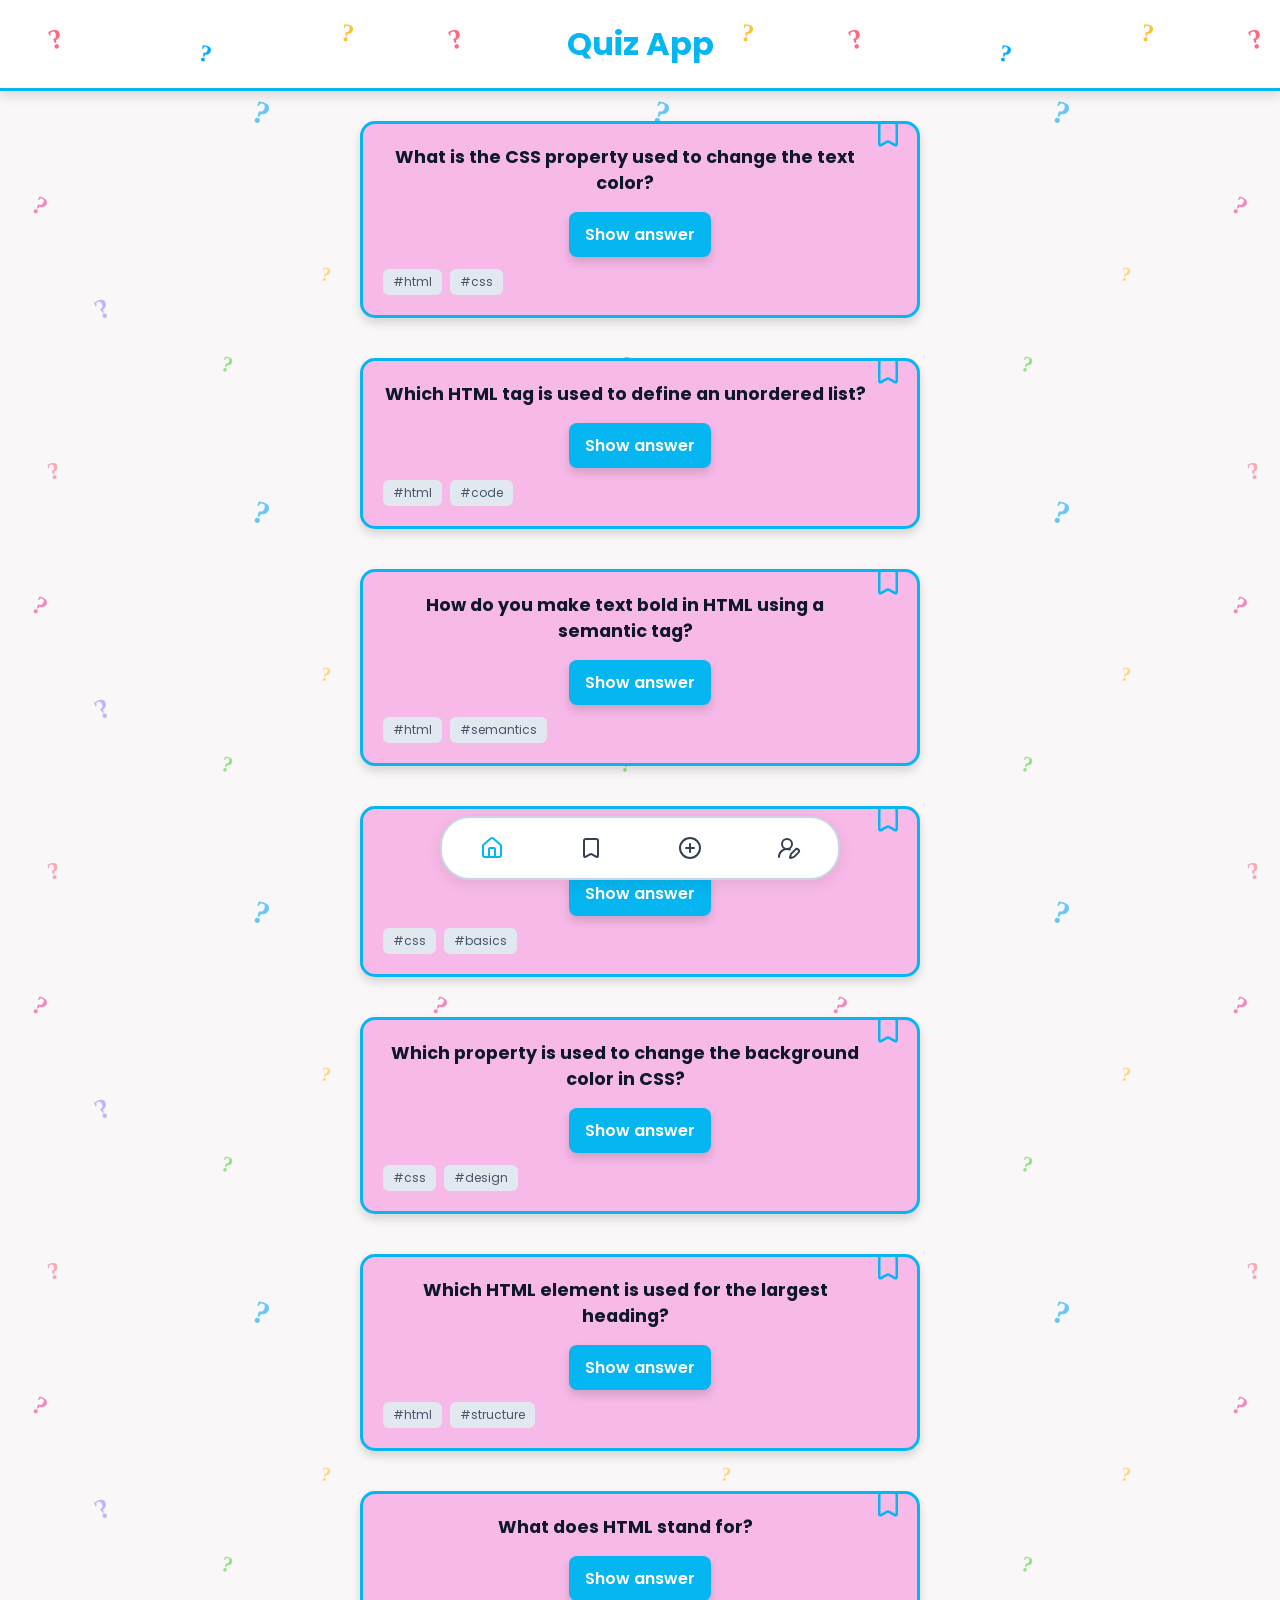
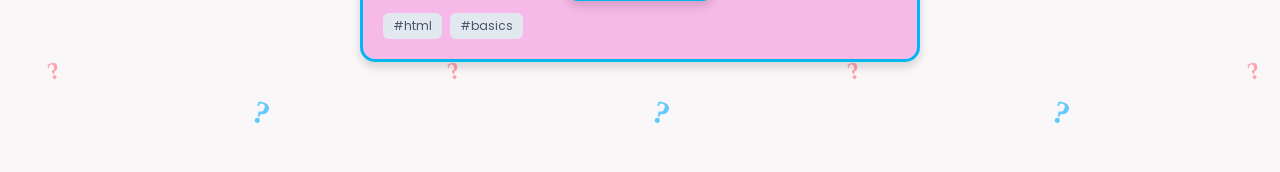
<file: index.html>
<!DOCTYPE html>
<html lang="en">
  <head>
    <meta charset="UTF-8">
    <meta name="viewport" content="width=device-width, initial-scale=1.0">
    <title>Quiz App</title>
    <link rel="stylesheet" href="css/main.css">
  </head>
  <body>
    <header class="header">
      <h1 class="header__title">Quiz App</h1>
    </header> 

    <main class="home">
      <!-- card 1 -->
      <article class="card">
        <button class="card__bookmark-button" data-js="bookmark-button" aria-label="Bookmark">
          <svg xmlns="http://www.w3.org/2000/svg" width="24" height="24" viewBox="0 0 24 24" fill="none" stroke="currentColor" stroke-width="2" stroke-linecap="round" stroke-linejoin="round" class="card__bookmark-icon">
            <path d="M17 3a2 2 0 0 1 2 2v15a1 1 0 0 1-1.496.868l-4.512-2.578a2 2 0 0 0-1.984 0l-4.512 2.578A1 1 0 0 1 5 20V5a2 2 0 0 1 2-2z"/>
          </svg>
        </button>
        <h2 class="card__question">What is the CSS property used to change the text color?</h2> 
        <button class="card__button-answer" data-js="answer-button">Show answer</button>
        <p class="card__answer card__answer--hidden" data-js="answer">color</p>
        <ul class="card__tag-list">
          <li class="card__tag">#html</li>
          <li class="card__tag">#css</li>
        </ul>
      </article> 

      <!-- card 2 -->
      <article class="card">
       <button class="card__bookmark-button" data-js="bookmark-button" aria-label="Bookmark">
          <svg xmlns="http://www.w3.org/2000/svg" width="24" height="24" viewBox="0 0 24 24" fill="none" stroke="currentColor" stroke-width="2" stroke-linecap="round" stroke-linejoin="round" class="card__bookmark-icon">
            <path d="M17 3a2 2 0 0 1 2 2v15a1 1 0 0 1-1.496.868l-4.512-2.578a2 2 0 0 0-1.984 0l-4.512 2.578A1 1 0 0 1 5 20V5a2 2 0 0 1 2-2z"/>
          </svg>
        </button> 
        <h2 class="card__question">Which HTML tag is used to define an unordered list?</h2>
        <button class="card__button-answer" data-js="answer-button">Show answer</button>
        <p class="card__answer card__answer--hidden" data-js="answer">ul</p>
        <ul class="card__tag-list">
          <li class="card__tag">#html</li>
          <li class="card__tag">#code</li>
        </ul>
      </article>

      <!-- card 3 -->
      <article class="card">
        <button class="card__bookmark-button" data-js="bookmark-button" aria-label="Bookmark">
          <svg xmlns="http://www.w3.org/2000/svg" width="24" height="24" viewBox="0 0 24 24" fill="none" stroke="currentColor" stroke-width="2" stroke-linecap="round" stroke-linejoin="round" class="card__bookmark-icon">
            <path d="M17 3a2 2 0 0 1 2 2v15a1 1 0 0 1-1.496.868l-4.512-2.578a2 2 0 0 0-1.984 0l-4.512 2.578A1 1 0 0 1 5 20V5a2 2 0 0 1 2-2z"/>
          </svg>
        </button>
        <h2 class="card__question">How do you make text bold in HTML using a semantic tag?</h2>
        <button class="card__button-answer" data-js="answer-button">Show answer</button>
        <p class="card__answer card__answer--hidden" data-js="answer">strong</p>
        <ul class="card__tag-list">
          <li class="card__tag">#html</li>
          <li class="card__tag">#semantics</li>
        </ul>
      </article>

       <!-- card 4 -->
      <article class="card">
        <button class="card__bookmark-button" data-js="bookmark-button" aria-label="Bookmark">
          <svg xmlns="http://www.w3.org/2000/svg" width="24" height="24" viewBox="0 0 24 24" fill="none" stroke="currentColor" stroke-width="2" stroke-linecap="round" stroke-linejoin="round" class="card__bookmark-icon">
            <path d="M17 3a2 2 0 0 1 2 2v15a1 1 0 0 1-1.496.868l-4.512-2.578a2 2 0 0 0-1.984 0l-4.512 2.578A1 1 0 0 1 5 20V5a2 2 0 0 1 2-2z"/>
          </svg>
        </button>
        <h2 class="card__question">What does CSS stand for?</h2>
        <button class="card__button-answer" data-js="answer-button">Show answer</button>
        <p class="card__answer card__answer--hidden" data-js="answer">Cascading Style Sheets</p>
        <ul class="card__tag-list">
          <li class="card__tag">#css</li>
          <li class="card__tag">#basics</li>
        </ul>
      </article>

        <!-- card 5 -->
      <article class="card">
        <button class="card__bookmark-button" data-js="bookmark-button" aria-label="Bookmark">
          <svg xmlns="http://www.w3.org/2000/svg" width="24" height="24" viewBox="0 0 24 24" fill="none" stroke="currentColor" stroke-width="2" stroke-linecap="round" stroke-linejoin="round" class="card__bookmark-icon">
            <path d="M17 3a2 2 0 0 1 2 2v15a1 1 0 0 1-1.496.868l-4.512-2.578a2 2 0 0 0-1.984 0l-4.512 2.578A1 1 0 0 1 5 20V5a2 2 0 0 1 2-2z"/>
          </svg>
        </button>
        <h2 class="card__question">Which property is used to change the background color in CSS?</h2>
        <button class="card__button-answer" data-js="answer-button">Show answer</button>
        <p class="card__answer card__answer--hidden" data-js="answer">background-color</p> 
        <ul class="card__tag-list">
          <li class="card__tag">#css</li>
          <li class="card__tag">#design</li>
        </ul>
      </article>

      <!-- card 6 -->
      <article class="card">
        <button class="card__bookmark-button" data-js="bookmark-button" aria-label="Bookmark">
          <svg xmlns="http://www.w3.org/2000/svg" width="24" height="24" viewBox="0 0 24 24" fill="none" stroke="currentColor" stroke-width="2" stroke-linecap="round" stroke-linejoin="round" class="card__bookmark-icon">
            <path d="M17 3a2 2 0 0 1 2 2v15a1 1 0 0 1-1.496.868l-4.512-2.578a2 2 0 0 0-1.984 0l-4.512 2.578A1 1 0 0 1 5 20V5a2 2 0 0 1 2-2z"/>
          </svg>
        </button>
        <h2 class="card__question">Which HTML element is used for the largest heading?</h2>
         <button class="card__button-answer" data-js="answer-button">Show answer</button>
        <p class="card__answer card__answer--hidden" data-js="answer">h1</p>
        <ul class="card__tag-list">
          <li class="card__tag">#html</li>
          <li class="card__tag">#structure</li>
        </ul>
      </article>

      <!-- card 7 -->
      <article class="card">
        <button class="card__bookmark-button" data-js="bookmark-button" aria-label="Bookmark">
          <svg xmlns="http://www.w3.org/2000/svg" width="24" height="24" viewBox="0 0 24 24" fill="none" stroke="currentColor" stroke-width="2" stroke-linecap="round" stroke-linejoin="round" class="card__bookmark-icon">
            <path d="M17 3a2 2 0 0 1 2 2v15a1 1 0 0 1-1.496.868l-4.512-2.578a2 2 0 0 0-1.984 0l-4.512 2.578A1 1 0 0 1 5 20V5a2 2 0 0 1 2-2z"/>
          </svg>
        </button>
        <h2 class="card__question">What does HTML stand for?</h2>
        <button class="card__button-answer" data-js="answer-button">Show answer</button>
        <p class="card__answer card__answer--hidden" data-js="answer">HyperText Markup Language</p>
        <ul class="card__tag-list">
          <li class="card__tag">#html</li>
          <li class="card__tag">#basics</li>
        </ul>
      </article>
    </main>
    
    <nav class="navigation">
      <!-- home link -->
      <a class="navigation__link navigation__link--active" href="index.html" aria-label="Home">
        <svg xmlns="http://www.w3.org/2000/svg" width="24" height="24" viewBox="0 0 24 24" fill="none" stroke="currentColor" stroke-width="2" stroke-linecap="round" stroke-linejoin="round" class="navigation__icon">
          <path d="M15 21v-8a1 1 0 0 0-1-1h-4a1 1 0 0 0-1 1v8"/>
          <path d="M3 10a2 2 0 0 1 .709-1.528l7-6a2 2 0 0 1 2.582 0l7 6A2 2 0 0 1 21 10v9a2 2 0 0 1-2 2H5a2 2 0 0 1-2-2z"/>
        </svg>
      </a>

      <!-- bookmarks link -->
      <a class="navigation__link" href="bookmarks.html" aria-label="Bookmarks">
        <svg xmlns="http://www.w3.org/2000/svg" width="24" height="24" viewBox="0 0 24 24" fill="none" stroke="currentColor" stroke-width="2" stroke-linecap="round" stroke-linejoin="round" class="navigation__icon">
          <path d="M17 3a2 2 0 0 1 2 2v15a1 1 0 0 1-1.496.868l-4.512-2.578a2 2 0 0 0-1.984 0l-4.512 2.578A1.1 1 0 0 1 5 20V5a2 2 0 0 1 2-2z"/>
        </svg>
      </a>

      <!-- form link -->
     <a class="navigation__link" href="form.html" aria-label="Add Question">
        <svg xmlns="http://www.w3.org/2000/svg" width="24" height="24" viewBox="0 0 24 24" fill="none" stroke="currentColor" stroke-width="2" stroke-linecap="round" stroke-linejoin="round" class="navigation__icon"><circle cx="12" cy="12" r="10"/><path d="M8 12h8"/><path d="M12 8v8"/>
        </svg>
      </a> 

      <!-- profile link -->
      <a class="navigation__link" href="profile.html" aria-label="Profile">
        <svg xmlns="http://www.w3.org/2000/svg" width="24" height="24" viewBox="0 0 24 24" fill="none" stroke="currentColor" stroke-width="2" stroke-linecap="round" stroke-linejoin="round" class="navigation__icon">
          <path d="M2 21a8 8 0 0 1 10.821-7.487"/>
          <path d="M21.378 16.626a1 1 0 0 0-3.004-3.004l-4.01 4.012a2 2 0 0 0-.506.854l-.837 2.87a.5.5 0 0 0 .62.62l2.87-.837a2 2 0 0 0 .854-.506z"/>
          <circle cx="10" cy="8" r="5"/>
        </svg>
      </a>
    </nav>
    <script src="./js/global.js" defer></script>
  </body>
</html>
</file>
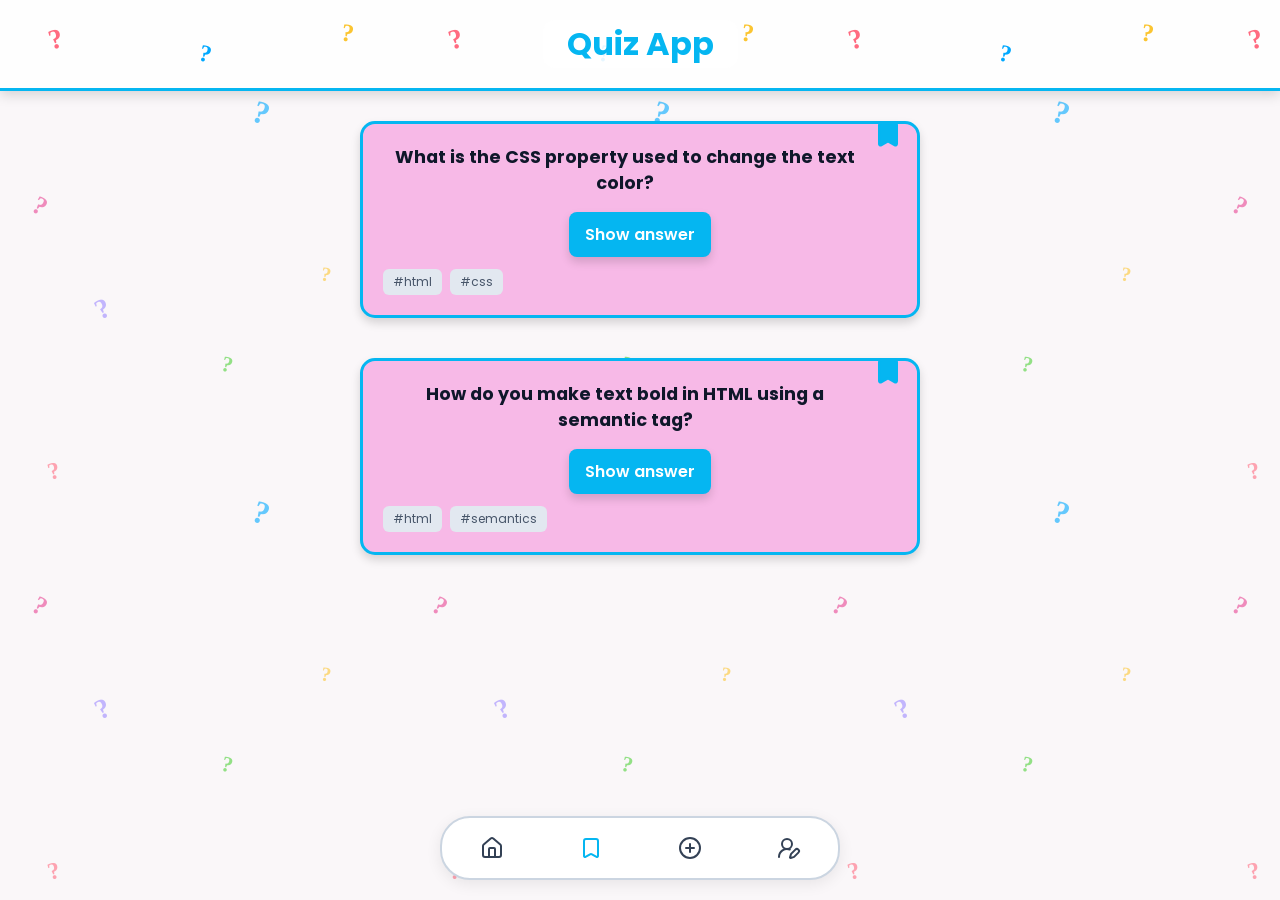
<file: bookmarks.html>
<!DOCTYPE html>
<html lang="en">
  <head>
    <meta charset="UTF-8">
    <meta name="viewport" content="width=device-width, initial-scale=1.0">
    <title>Quiz App - Bookmarks</title>
    <link rel="stylesheet" href="css/main.css">
  </head>
  <body>
    <header class="header">
      <h1 class="header__title">Quiz App</h1>
    </header>  

    <main class="home">
      <!-- bookmarked card 1 -->
      <article class="card">
        <button class="card__bookmark-button card__bookmark-button--active" data-js="bookmark-button" aria-label="Remove Bookmark">
          <svg xmlns="http://www.w3.org/2000/svg" width="24" height="24" viewBox="0 0 24 24" fill="none" stroke="currentColor" stroke-width="2" stroke-linecap="round" stroke-linejoin="round" class="card__bookmark-icon">
            <path d="M17 3a2 2 0 0 1 2 2v15a1 1 0 0 1-1.496.868l-4.512-2.578a2 2 0 0 0-1.984 0l-4.512 2.578A1 1 0 0 1 5 20V5a2 2 0 0 1 2-2z"/>
          </svg>
        </button>
        <h2 class="card__question">What is the CSS property used to change the text color?</h2>
        <button class="card__button-answer" data-js="answer-button">Show answer</button>
        <p class="card__answer card__answer--hidden" data-js="answer">color</p>
        <ul class="card__tag-list">
          <li class="card__tag">#html</li>
          <li class="card__tag">#css</li>
        </ul>
      </article>

      <!-- bookmarked card 2 -->
      <article class="card">
        <button class="card__bookmark-button card__bookmark-button--active" data-js="bookmark-button" aria-label="Remove Bookmark">
          <svg xmlns="http://www.w3.org/2000/svg" width="24" height="24" viewBox="0 0 24 24" fill="none" stroke="currentColor" stroke-width="2" stroke-linecap="round" stroke-linejoin="round" class="card__bookmark-icon">
            <path d="M17 3a2 2 0 0 1 2 2v15a1 1 0 0 1-1.496.868l-4.512-2.578a2 2 0 0 0-1.984 0l-4.512 2.578A1 1 0 0 1 5 20V5a2 2 0 0 1 2-2z"/>
          </svg>
        </button>
        <h2 class="card__question">How do you make text bold in HTML using a semantic tag?</h2>
        <button class="card__button-answer" data-js="answer-button">Show answer</button>
        <p class="card__answer card__answer--hidden" data-js="answer">strong</p> 
        <ul class="card__tag-list">
          <li class="card__tag">#html</li>
          <li class="card__tag">#semantics</li>
        </ul>
      </article>
    </main>
    
    <!-- Navigation Footer -->
    <nav class="navigation">
      <!-- home link -->
      <a class="navigation__link" href="index.html" aria-label="Home">
        <svg xmlns="http://www.w3.org/2000/svg" width="24" height="24" viewBox="0 0 24 24" fill="none" stroke="currentColor" stroke-width="2" stroke-linecap="round" stroke-linejoin="round" class="navigation__icon">
          <path d="M15 21v-8a1 1 0 0 0-1-1h-4a1 1 0 0 0-1 1v8"/>
          <path d="M3 10a2 2 0 0 1 .709-1.528l7-6a2 2 0 0 1 2.582 0l7 6A2 2 0 0 1 21 10v9a2 2 0 0 1-2 2H5a2 2 0 0 1-2-2z"/>
        </svg>
      </a>

      <!-- bookmarks link -->
      <a class="navigation__link navigation__link--active" href="bookmarks.html" aria-label="Bookmarks">
        <svg xmlns="http://www.w3.org/2000/svg" width="24" height="24" viewBox="0 0 24 24" fill="none" stroke="currentColor" stroke-width="2" stroke-linecap="round" stroke-linejoin="round" class="navigation__icon">
          <path d="M17 3a2 2 0 0 1 2 2v15a1 1 0 0 1-1.496.868l-4.512-2.578a2 2 0 0 0-1.984 0l-4.512 2.578A1 1 0 0 1 5 20V5a2 2 0 0 1 2-2z"/>
        </svg>
      </a>

     <!-- form link -->
     <a class="navigation__link" href="form.html" aria-label="Add Question">
        <svg xmlns="http://www.w3.org/2000/svg" width="24" height="24" viewBox="0 0 24 24" fill="none" stroke="currentColor" stroke-width="2" stroke-linecap="round" stroke-linejoin="round" class="navigation__icon"><circle cx="12" cy="12" r="10"/><path d="M8 12h8"/><path d="M12 8v8"/>
        </svg>
      </a> 

      <!-- profile link -->
      <a class="navigation__link" href="profile.html" aria-label="Profile">
        <svg xmlns="http://www.w3.org/2000/svg" width="24" height="24" viewBox="0 0 24 24" fill="none" stroke="currentColor" stroke-width="2" stroke-linecap="round" stroke-linejoin="round" class="navigation__icon">
          <path d="M2 21a8 8 0 0 1 10.821-7.487"/>
          <path d="M21.378 16.626a1 1 0 0 0-3.004-3.004l-4.01 4.012a2 2 0 0 0-.506.854l-.837 2.87a.5.5 0 0 0 .62.62l2.87-.837a2 2 0 0 0 .854-.506z"/>
          <circle cx="10" cy="8" r="5"/>
        </svg>
      </a>
    </nav>
    <script src="./js/global.js" defer></script>
  </body>
</html>
</file>
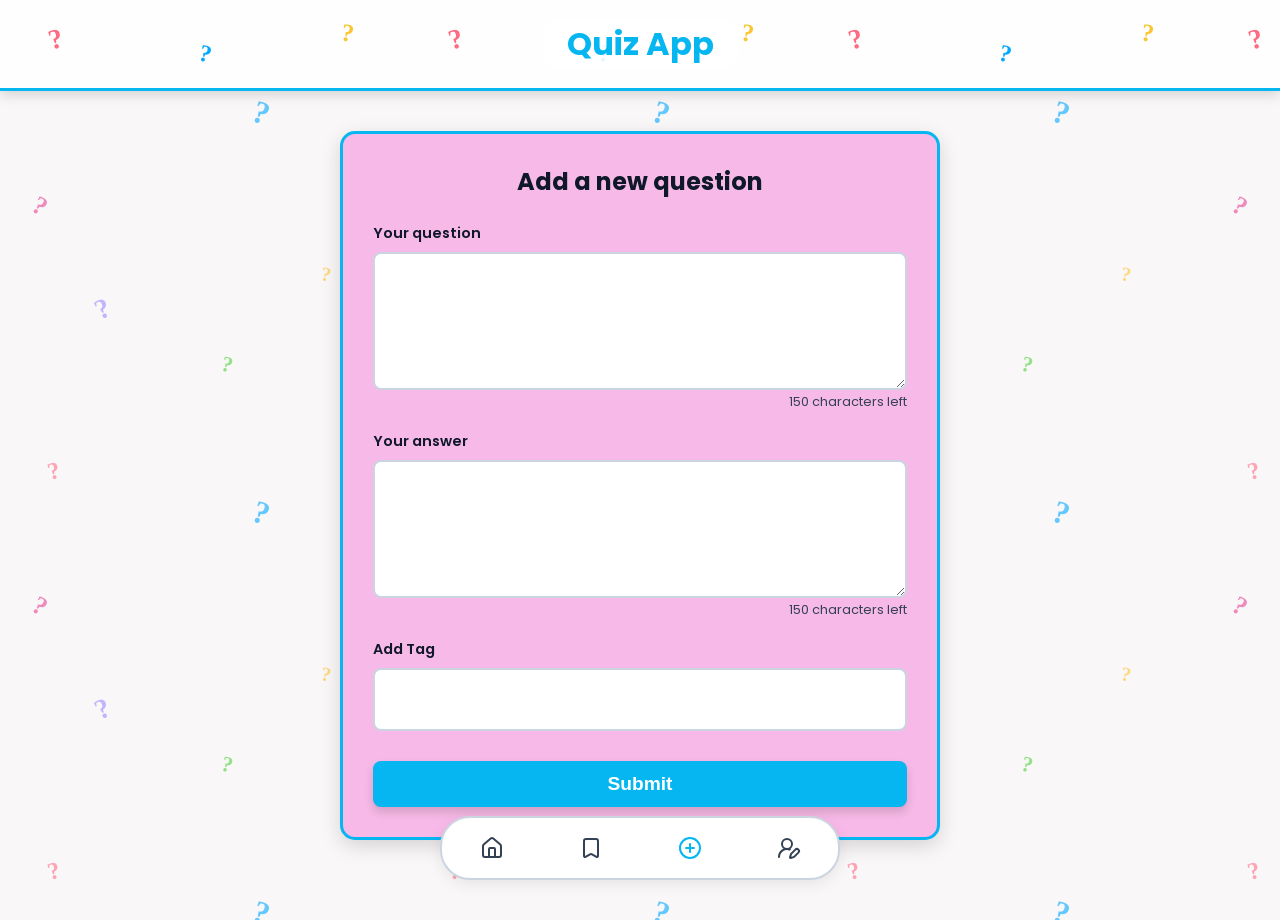
<file: form.html>
<!DOCTYPE html>
<html lang="en">
  <head>
    <meta charset="UTF-8">
    <meta name="viewport" content="width=device-width, initial-scale=1.0">
    <title>Quiz App - Add Question</title>
    <link rel="stylesheet" href="css/main.css">
  </head>
  <body>
    <header class="header">
      <h1 class="header__title">Quiz App</h1>
    </header>

    <main class="form-container">
      <h2>Add a new question</h2>
      
      <form class="form" data-js="form">
        <!-- question -->
        <div class="form__field">
          <label for="question" class="form__label">Your question</label>
          <textarea id="question" name="question" rows="4" maxlength="150" data-js="question-input" required></textarea>
          <span class="form__character-info" data-js="question-counter">150 characters left HTML</span>
        </div>

        <!-- answer -->
        <div class="form__field">
          <label for="answer" class="form__label">Your answer</label>
          <textarea id="answer" name="answer" rows="4" maxlength="150" data-js="answer-input" required></textarea>
          <span class="form__character-info" data-js="answer-counter">150 characters left</span>
        </div>

        <!-- tag -->
        <div class="form__field">
          <label for="tag" class="form__label">Add Tag</label>
          <input type="text" id="tag" name="tag" required>
        </div>

        <!-- submit button -->
        <button type="submit" class="form__button">Submit</button>
      </form>
    </main>

    <!-- Navigation Footer -->
    <nav class="navigation">
      <!-- home link -->
      <a class="navigation__link" href="index.html" aria-label="Home">
        <svg xmlns="http://www.w3.org/2000/svg" width="24" height="24" viewBox="0 0 24 24" fill="none" stroke="currentColor" stroke-width="2" stroke-linecap="round" stroke-linejoin="round" class="navigation__icon">
          <path d="M15 21v-8a1 1 0 0 0-1-1h-4a1 1 0 0 0-1 1v8"/>
          <path d="M3 10a2 2 0 0 1 .709-1.528l7-6a2 2 0 0 1 2.582 0l7 6A2 2 0 0 1 21 10v9a2 2 0 0 1-2 2H5a2 2 0 0 1-2-2z"/>
        </svg>
      </a>

      <!-- bookmarks link -->
      <a class="navigation__link" href="bookmarks.html" aria-label="Bookmarks">
        <svg xmlns="http://www.w3.org/2000/svg" width="24" height="24" viewBox="0 0 24 24" fill="none" stroke="currentColor" stroke-width="2" stroke-linecap="round" stroke-linejoin="round" class="navigation__icon">
          <path d="M17 3a2 2 0 0 1 2 2v15a1 1 0 0 1-1.496.868l-4.512-2.578a2 2 0 0 0-1.984 0l-4.512 2.578A1 1 0 0 1 5 20V5a2 2 0 0 1 2-2z"/>
        </svg>
      </a>

      <!-- form link -->
     <a class="navigation__link navigation__link--active" href="form.html" aria-label="Add Question">
        <svg xmlns="http://www.w3.org/2000/svg" width="24" height="24" viewBox="0 0 24 24" fill="none" stroke="currentColor" stroke-width="2" stroke-linecap="round" stroke-linejoin="round" class="navigation__icon"><circle cx="12" cy="12" r="10"/><path d="M8 12h8"/><path d="M12 8v8"/>
        </svg>
      </a> 

      <!-- profile link -->
      <a class="navigation__link" href="profile.html" aria-label="Profile">
        <svg xmlns="http://www.w3.org/2000/svg" width="24" height="24" viewBox="0 0 24 24" fill="none" stroke="currentColor" stroke-width="2" stroke-linecap="round" stroke-linejoin="round" class="navigation__icon">
          <path d="M2 21a8 8 0 0 1 10.821-7.487"/>
          <path d="M21.378 16.626a1 1 0 0 0-3.004-3.004l-4.01 4.012a2 2 0 0 0-.506.854l-.837 2.87a.5.5 0 0 0 .62.62l2.87-.837a2 2 0 0 0 .854-.506z"/>
          <circle cx="10" cy="8" r="5"/>
        </svg>
      </a>
    </nav>
    <script src="./js/global.js" defer></script>
    <script src="./js/form.js" defer></script>
  </body>
</html>
</file>
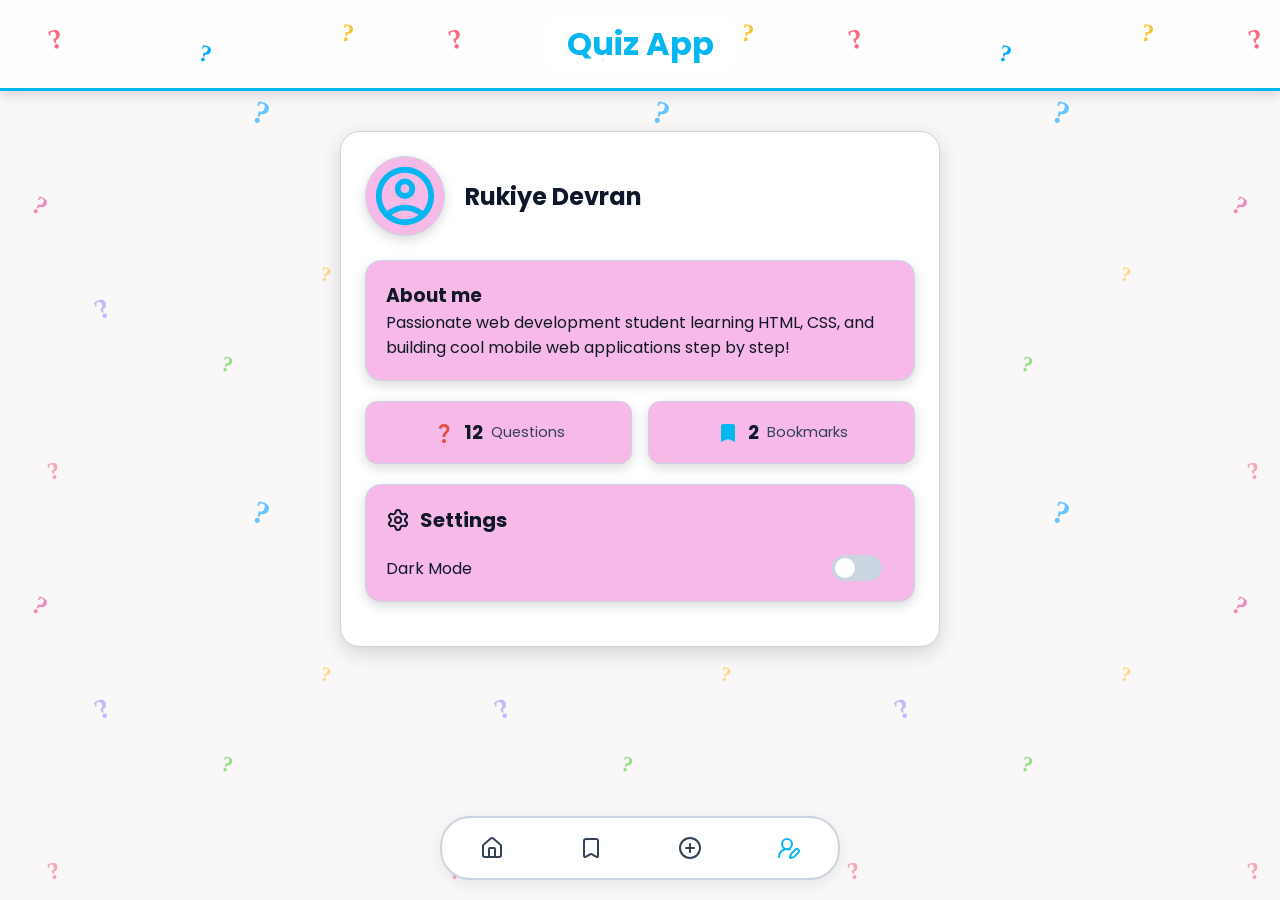
<file: profile.html>
<!DOCTYPE html>
<html lang="en">
  <head>
    <meta charset="UTF-8">
    <meta name="viewport" content="width=device-width, initial-scale=1.0">
    <title>Quiz App - Profile</title>
    <link rel="stylesheet" href="css/main.css">
  </head>
  <body>
    <header class="header">
      <h1 class="header__title">Quiz App</h1>
    </header> 

    <main class="profile">
      <section class="profile__header">
        <!-- profile avatar icon -->
        <svg class="profile__avatar" xmlns="http://www.w3.org/2000/svg" height="24px" viewBox="0 -960 960 960" width="24px">
          <path d="M234-276q51-39 114-61.5T480-360q69 0 132 22.5T726-276q35-41 54.5-93T800-480q0-133-93.5-226.5T480-800q-133 0-226.5 93.5T160-480q0 59 19.5 111t54.5 93Zm146.5-204.5Q340-521 340-580t40.5-99.5Q421-720 480-720t99.5 40.5Q620-639 620-580t-40.5 99.5Q539-440 480-440t-99.5-40.5ZM480-80q-83 0-156-31.5T197-197q-54-54-85.5-127T80-480q0-83 31.5-156T197-763q54-54 127-85.5T480-880q83 0 156 31.5T763-763q54 54 85.5 127T880-480q0 83-31.5 156T763-197q-54 54-127 85.5T480-80Zm100-95.5q47-15.5 86-44.5-39-29-86-44.5T480-280q-53 0-100 15.5T294-220q39 29 86 44.5T480-160q53 0 100-15.5ZM523-537q17-17 17-43t-17-43q-17-17-43-17t-43 17q-17 17-17 43t17 43q17 17 43 17t43-17Zm-43-43Zm0 360Z"/>
        </svg>
        <h2 class="profile__name">Rukiye Devran</h2>
      </section>

      <section class="profile__about">
        <h3>About me</h3>
        <p>Passionate web development student learning HTML, CSS, and building cool mobile web applications step by step!</p>
      </section>

      <section class="profile__counters">
        <div class="counter-box">
          <!-- question icon -->
          <svg class="counter-box__svg counter-box__svg--question" xmlns="http://www.w3.org/2000/svg" height="24px" viewBox="0 -960 960 960" width="24px">
            <path d="M424-320q0-81 14.5-116.5T500-514q41-36 62.5-62.5T584-637q0-41-27.5-68T480-732q-51 0-77.5 31T365-638l-103-44q21-64 77-111t141-47q105 0 161.5 58.5T698-641q0 50-21.5 85.5T609-475q-49 47-59.5 71.5T539-320H424Zm56 240q-33 0-56.5-23.5T400-160q0-33 23.5-56.5T480-240q33 0 56.5 23.5T560-160q0 33-23.5 56.5T480-80Z"/>
          </svg>
          <span class="counter-box__number">12</span>
          <span class="counter-box__label">Questions</span>
        </div>
        <div class="counter-box">
          <!-- bookmark icon -->
          <svg class="counter-box__svg counter-box__svg--bookmark" xmlns="http://www.w3.org/2000/svg" height="24px" viewBox="0 -960 960 960" width="24px">
            <path d="M200-120v-640q0-33 23.5-56.5T280-840h400q33 0 56.5 23.5T760-760v640L480-240 200-120Z"/>
          </svg>
          <span class="counter-box__number">2</span>
          <span class="counter-box__label">Bookmarks</span>
        </div>
      </section>
       <!-- settings -->
      <section class="profile__settings">
        <h2 class="profile__heading">
          <svg xmlns="http://www.w3.org/2000/svg" width="24" height="24" viewBox="0 0 24 24" fill="none" stroke="currentColor" stroke-width="2" stroke-linecap="round" stroke-linejoin="round" class="profile__heading-icon">
            <path d="M9.671 4.136a2.34 2.34 0 0 1 4.659 0 2.34 2.34 0 0 0 3.319 1.915 2.34 2.34 0 0 1 2.33 4.033 2.34 2.34 0 0 0 0 3.831 2.34 2.34 0 0 1-2.33 4.033 2.34 2.34 0 0 0-3.319 1.915 2.34 2.34 0 0 1-4.659 0 2.34 2.34 0 0 0-3.32-1.915 2.34 2.34 0 0 1-2.33-4.033 2.34 2.34 0 0 0 0-3.831A2.34 2.34 0 0 1 6.35 6.051a2.34 2.34 0 0 0 3.319-1.915"/>
            <circle cx="12" cy="12" r="3"/>
          </svg>
          Settings
        </h2>

        <div class="setting-item">
          <span>Dark Mode</span>
          <label class="switch">
            <input type="checkbox" data-js="dark-mode-input">
            <span class="slider"></span>
          </label>
        </div>
      </section>
    </main>
    
    <!-- Navigation Footer -->
    <nav class="navigation">
      <!-- home link -->
      <a class="navigation__link" href="index.html" aria-label="Home">
        <svg xmlns="http://www.w3.org/2000/svg" width="24" height="24" viewBox="0 0 24 24" fill="none" stroke="currentColor" stroke-width="2" stroke-linecap="round" stroke-linejoin="round" class="navigation__icon">
          <path d="M15 21v-8a1 1 0 0 0-1-1h-4a1 1 0 0 0-1 1v8"/>
          <path d="M3 10a2 2 0 0 1 .709-1.528l7-6a2 2 0 0 1 2.582 0l7 6A2 2 0 0 1 21 10v9a2 2 0 0 1-2 2H5a2 2 0 0 1-2-2z"/>
        </svg>
      </a>

      <!-- bookmarks link -->
      <a class="navigation__link" href="bookmarks.html" aria-label="Bookmarks">
        <svg xmlns="http://www.w3.org/2000/svg" width="24" height="24" viewBox="0 0 24 24" fill="none" stroke="currentColor" stroke-width="2" stroke-linecap="round" stroke-linejoin="round" class="navigation__icon">
          <path d="M17 3a2 2 0 0 1 2 2v15a1 1 0 0 1-1.496.868l-4.512-2.578a2 2 0 0 0-1.984 0l-4.512 2.578A1 1 0 0 1 5 20V5a2 2 0 0 1 2-2z"/>
        </svg>
      </a>

     <!-- form link -->
     <a class="navigation__link" href="form.html" aria-label="Add Question">
        <svg xmlns="http://www.w3.org/2000/svg" width="24" height="24" viewBox="0 0 24 24" fill="none" stroke="currentColor" stroke-width="2" stroke-linecap="round" stroke-linejoin="round" class="navigation__icon"><circle cx="12" cy="12" r="10"/><path d="M8 12h8"/><path d="M12 8v8"/>
        </svg>
      </a> 

      <!-- profile link -->
      <a class="navigation__link navigation__link--active" href="profile.html" aria-label="Profile">
        <svg xmlns="http://www.w3.org/2000/svg" width="24" height="24" viewBox="0 0 24 24" fill="none" stroke="currentColor" stroke-width="2" stroke-linecap="round" stroke-linejoin="round" class="navigation__icon">
          <path d="M2 21a8 8 0 0 1 10.821-7.487"/>
          <path d="M21.378 16.626a1 1 0 0 0-3.004-3.004l-4.01 4.012a2 2 0 0 0-.506.854l-.837 2.87a.5.5 0 0 0 .62.62l2.87-.837a2 2 0 0 0 .854-.506z"/>
          <circle cx="10" cy="8" r="5"/>
        </svg>
      </a>
    </nav>
    <script src="./js/profile.js" defer></script>
  </body>
</html>
</file>
<file: css/main.css>
@import "global.css";
@import "components/cards.css";
@import "components/navigation.css";
@import "components/profile.css";
@import "components/form.css";

.header {
  background-color: #fefefe;
  
  background-image: url("data:image/svg+xml,%3Csvg xmlns='http://www.w3.org/2000/svg' width='400' height='70' viewBox='0 0 400 70'%3E%3Ctext x='50' y='50' fill='%23ff6b81' font-size='28' font-weight='bold' transform='rotate(-15 50 45)' opacity='1.0'%3E?%3C/text%3E%3Ctext x='200' y='60' fill='%2300a8ff' font-size='24' font-weight='bold' transform='rotate(15 200 50)' opacity='1.0'%3E?%3C/text%3E%3Ctext x='340' y='40' fill='%23fbc531' font-size='25' font-weight='bold' transform='rotate(10 340 40)' opacity='1.0'%3E?%3C/text%3E%3C/svg%3E");
  background-repeat: repeat-x;

  border-bottom: 3px solid var(--primary-color); 
  position: sticky;
  top: 0;
  z-index: 100;
  padding: 20px;
  text-align: center;
  box-shadow: 0 4px 12px rgba(0, 0, 0, 0.15);
}

.header__title {
  position: relative;
  z-index: 2;
  font-size: 2.0rem;
  font-weight: 700;
  color: var(--primary-color);
  margin: 0;
  display: inline-block;
  
  background-color: rgba(255, 255, 255, 0.9);
  padding: 0 24px;
  border-radius: 12px;
}

body.dark {
  background-color: #0f172a;
  color: #f1f5f9;
  
  /* override colors for dark mode */
  --text-main: #f1f5f9;
  --text-muted: #94a3b8;
  --card-bg-color: #1e293b;
  --border-color: #334155;
  --profile-bg: #1e293b;
}

body.dark .header {
  background-color: #1e293b;
  box-shadow: 0 4px 12px rgba(0, 0, 0, 0.4);
}

body.dark .header__title {
  background-color: rgba(30, 41, 59, 0.9);
}
</file>
